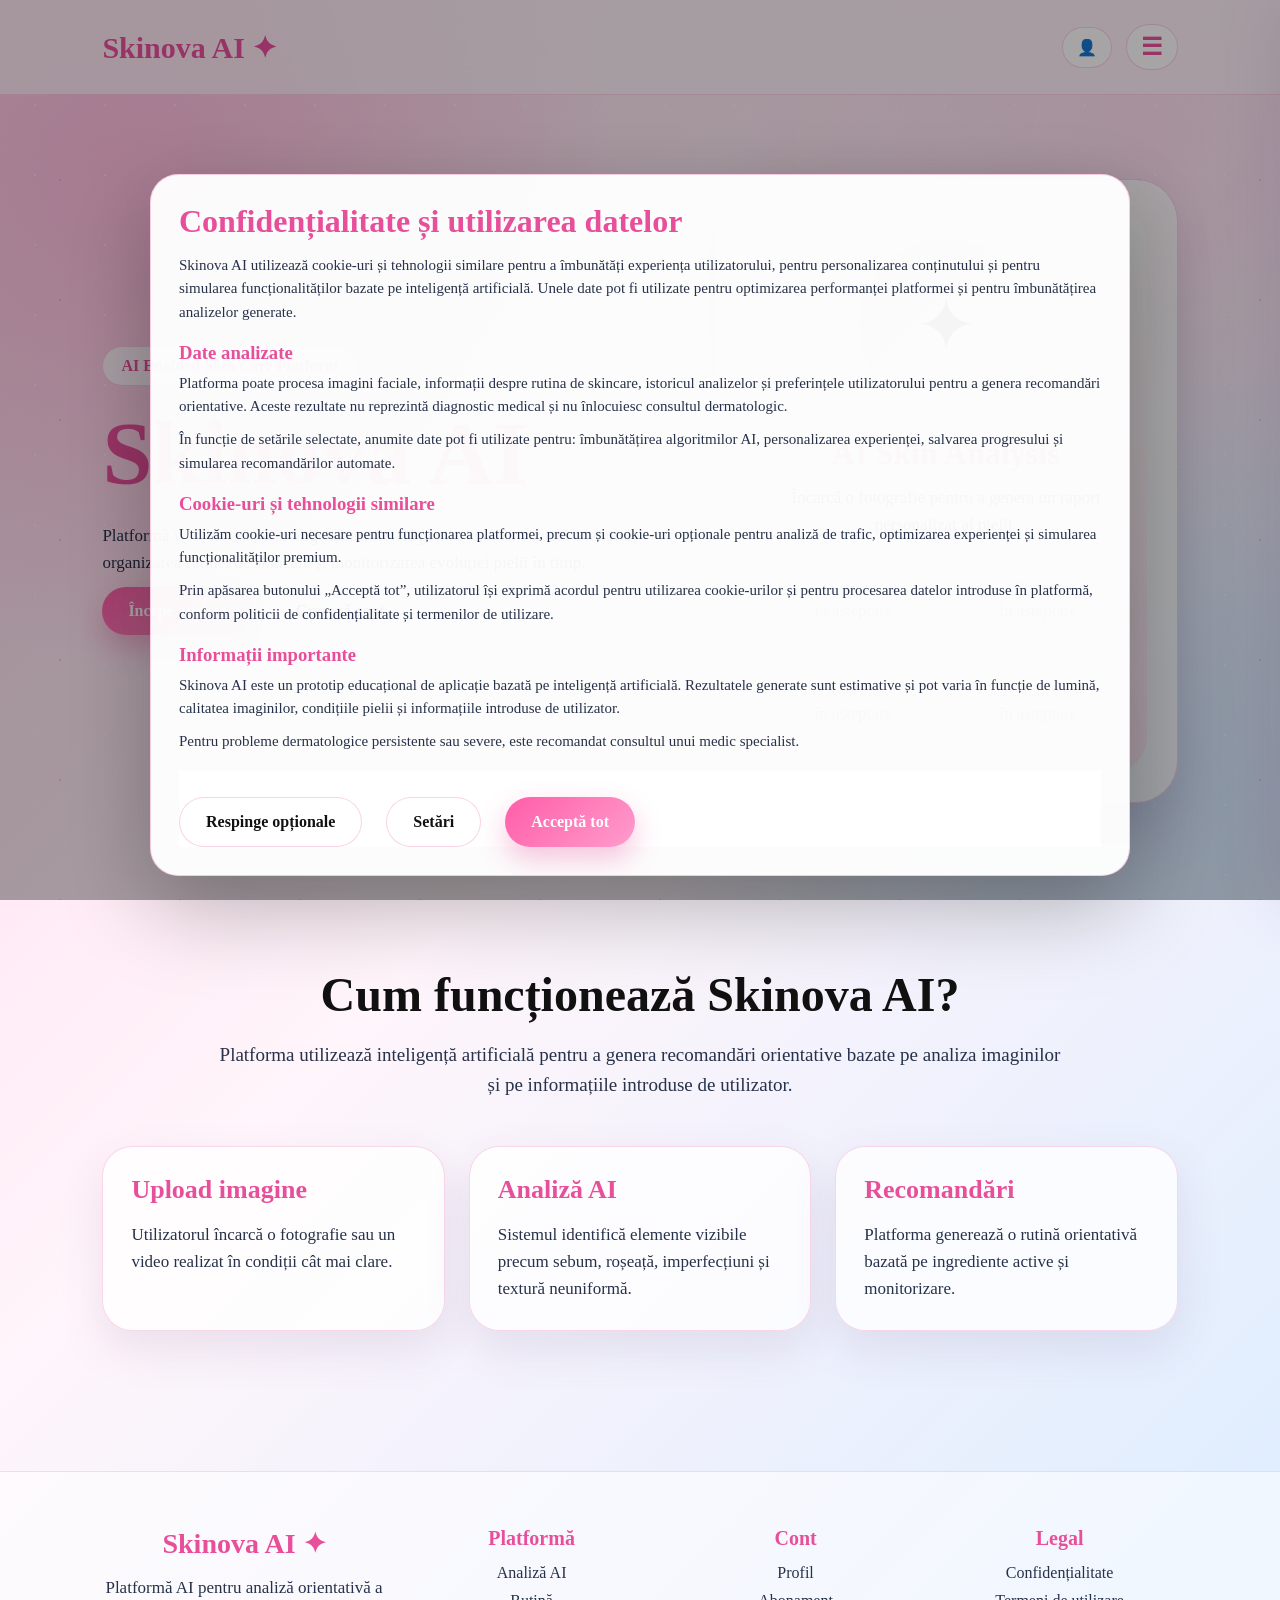
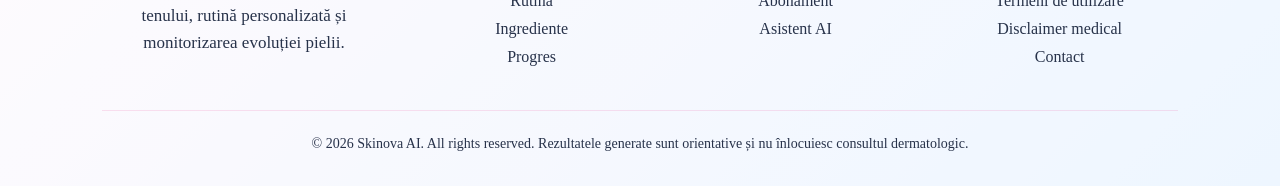
<file: index.html>
<!DOCTYPE html>
<html lang="ro">
<head>
  <meta charset="UTF-8" />
  <meta name="viewport" content="width=device-width, initial-scale=1.0" />
  <title>Skinova AI | Home</title>
  <link rel="stylesheet" href="style.css" />
</head>

<body>

  <header>
    <a class="logo" href="index.html">Skinova AI ✦</a>

    <div class="top-actions">

  <a class="profile-icon" href="profile.html">
    👤
  </a>

  <button class="menu-btn" onclick="openMenu()">
    ☰
  </button>

</div>
  </header>
<div class="side-menu" id="sideMenu">

  <button class="close-menu" onclick="closeMenu()">
    ✕
  </button>

  <h3>Skinova AI</h3>

  <a href="analysis.html">Analiză AI</a>
  <a href="routine.html">Rutina personalizată</a>
  <a href="ingredients.html">Ingredient Scanner</a>
  <a href="progress.html">My Skin Journey</a>
  <a href="assistant.html">Asistent AI</a>
  <a href="pricing.html">Abonament</a>
  <a href="profile.html">Profil utilizator</a>

</div>
  <main class="hero">

    <div>
      <span class="badge">AI Enabled Skin Care Platform</span>

      <h1>Skinova AI</h1>

      <p>
        Platformă web bazată pe inteligență artificială pentru analiza vizuală a tenului,
        organizarea rutinei de skincare și monitorizarea evoluției pielii în timp.
      </p>

      <a class="btn primary" href="analysis.html">
        Începe analiza
      </a>

      <a class="btn secondary" href="profile.html">
        Creează cont
      </a>
    </div>

    <div class="phone-card">

      <div class="phone-screen">

        <div class="face-circle">
          ✦
        </div>

        <h2 style="
          font-size:32px;
          color:#e84f9b;
          margin-bottom:12px;
        ">
          AI Skin Analysis
        </h2>

        <p style="
          max-width:320px;
          margin:auto;
        ">
          Încarcă o fotografie pentru a genera un raport personalizat al pielii.
        </p>

        <div class="grid"
          style="
            grid-template-columns:1fr 1fr;
            margin-top:24px;
          ">

          <div class="card"
            style="
              padding:16px;
              opacity:0.6;
            ">
            <strong style="color:#e84f9b;">
              Sebum
            </strong>

            <p>
              în așteptare
            </p>
          </div>

          <div class="card"
            style="
              padding:16px;
              opacity:0.6;
            ">
            <strong style="color:#e84f9b;">
              Textură
            </strong>

            <p>
              în așteptare
            </p>
          </div>

          <div class="card"
            style="
              padding:16px;
              opacity:0.6;
            ">
            <strong style="color:#e84f9b;">
              Roșeață
            </strong>

            <p>
              în așteptare
            </p>
          </div>

          <div class="card"
            style="
              padding:16px;
              opacity:0.6;
            ">
            <strong style="color:#e84f9b;">
              Acnee
            </strong>

            <p>
              în așteptare
            </p>
          </div>

        </div>

      </div>

    </div>

  </main>

  <section class="page">

    <h2>
      Cum funcționează Skinova AI?
    </h2>

    <p class="subtitle">
      Platforma utilizează inteligență artificială pentru a genera recomandări
      orientative bazate pe analiza imaginilor și pe informațiile introduse de utilizator.
    </p>

    <div class="grid">

      <div class="card">
        <h3>
          Upload imagine
        </h3>

        <p>
          Utilizatorul încarcă o fotografie sau un video realizat în condiții cât mai clare.
        </p>
      </div>

      <div class="card">
        <h3>
          Analiză AI
        </h3>

        <p>
          Sistemul identifică elemente vizibile precum sebum, roșeață,
          imperfecțiuni și textură neuniformă.
        </p>
      </div>

      <div class="card">
        <h3>
          Recomandări
        </h3>

        <p>
          Platforma generează o rutină orientativă bazată pe ingrediente active și monitorizare.
        </p>
      </div>

    </div>

  </section>
<div class="cookie-modal" id="cookieModal" style="display:none;">

  <div class="cookie-box">

    <h2>
      Confidențialitate și utilizarea datelor
    </h2>

    <p>
      Skinova AI utilizează cookie-uri și tehnologii similare pentru a îmbunătăți experiența utilizatorului,
      pentru personalizarea conținutului și pentru simularea funcționalităților bazate pe inteligență artificială.
      Unele date pot fi utilizate pentru optimizarea performanței platformei și pentru îmbunătățirea analizelor generate.
    </p>

    <h3>
      Date analizate
    </h3>

    <p>
      Platforma poate procesa imagini faciale, informații despre rutina de skincare,
      istoricul analizelor și preferințele utilizatorului pentru a genera recomandări orientative.
      Aceste rezultate nu reprezintă diagnostic medical și nu înlocuiesc consultul dermatologic.
    </p>

    <p>
      În funcție de setările selectate, anumite date pot fi utilizate pentru:
      îmbunătățirea algoritmilor AI, personalizarea experienței,
      salvarea progresului și simularea recomandărilor automate.
    </p>

    <h3>
      Cookie-uri și tehnologii similare
    </h3>

    <p>
      Utilizăm cookie-uri necesare pentru funcționarea platformei,
      precum și cookie-uri opționale pentru analiză de trafic,
      optimizarea experienței și simularea funcționalităților premium.
    </p>

    <p>
      Prin apăsarea butonului „Acceptă tot”, utilizatorul își exprimă acordul
      pentru utilizarea cookie-urilor și pentru procesarea datelor introduse în platformă,
      conform politicii de confidențialitate și termenilor de utilizare.
    </p>

    <h3>
      Informații importante
    </h3>

    <p>
      Skinova AI este un prototip educațional de aplicație bazată pe inteligență artificială.
      Rezultatele generate sunt estimative și pot varia în funcție de lumină,
      calitatea imaginilor, condițiile pielii și informațiile introduse de utilizator.
    </p>

    <p>
      Pentru probleme dermatologice persistente sau severe,
      este recomandat consultul unui medic specialist.
    </p>

    <div class="cookie-actions">

      <button class="btn secondary" onclick="rejectOptionalCookies()">
        Respinge opționale
      </button>

      <button class="btn secondary">
        Setări
      </button>

      <button class="btn primary" onclick="closeCookieModal()">
        Acceptă tot
      </button>

    </div>

  </div>

</div>
  <footer class="site-footer">

  <div class="footer-grid">

    <div class="footer-column">
      <div class="footer-brand">Skinova AI ✦</div>
      <p>
        Platformă AI pentru analiză orientativă a tenului, rutină personalizată
        și monitorizarea evoluției pielii.
      </p>
    </div>

    <div class="footer-column">
      <h4>Platformă</h4>
      <a href="analysis.html">Analiză AI</a>
      <a href="routine.html">Rutină</a>
      <a href="ingredients.html">Ingrediente</a>
      <a href="progress.html">Progres</a>
    </div>

    <div class="footer-column">
      <h4>Cont</h4>
      <a href="profile.html">Profil</a>
      <a href="pricing.html">Abonament</a>
      <a href="assistant.html">Asistent AI</a>
    </div>

    <div class="footer-column">
      <h4>Legal</h4>
      <a href="#">Confidențialitate</a>
      <a href="#">Termeni de utilizare</a>
      <a href="#">Disclaimer medical</a>
      <a href="#">Contact</a>
    </div>

  </div>

  <p class="footer-note">
  © 2026 Skinova AI. All rights reserved.  
  Rezultatele generate sunt orientative și nu înlocuiesc consultul dermatologic.
</p>

</footer>
<script src="script.js"></script>
</body>
</html>
</file>
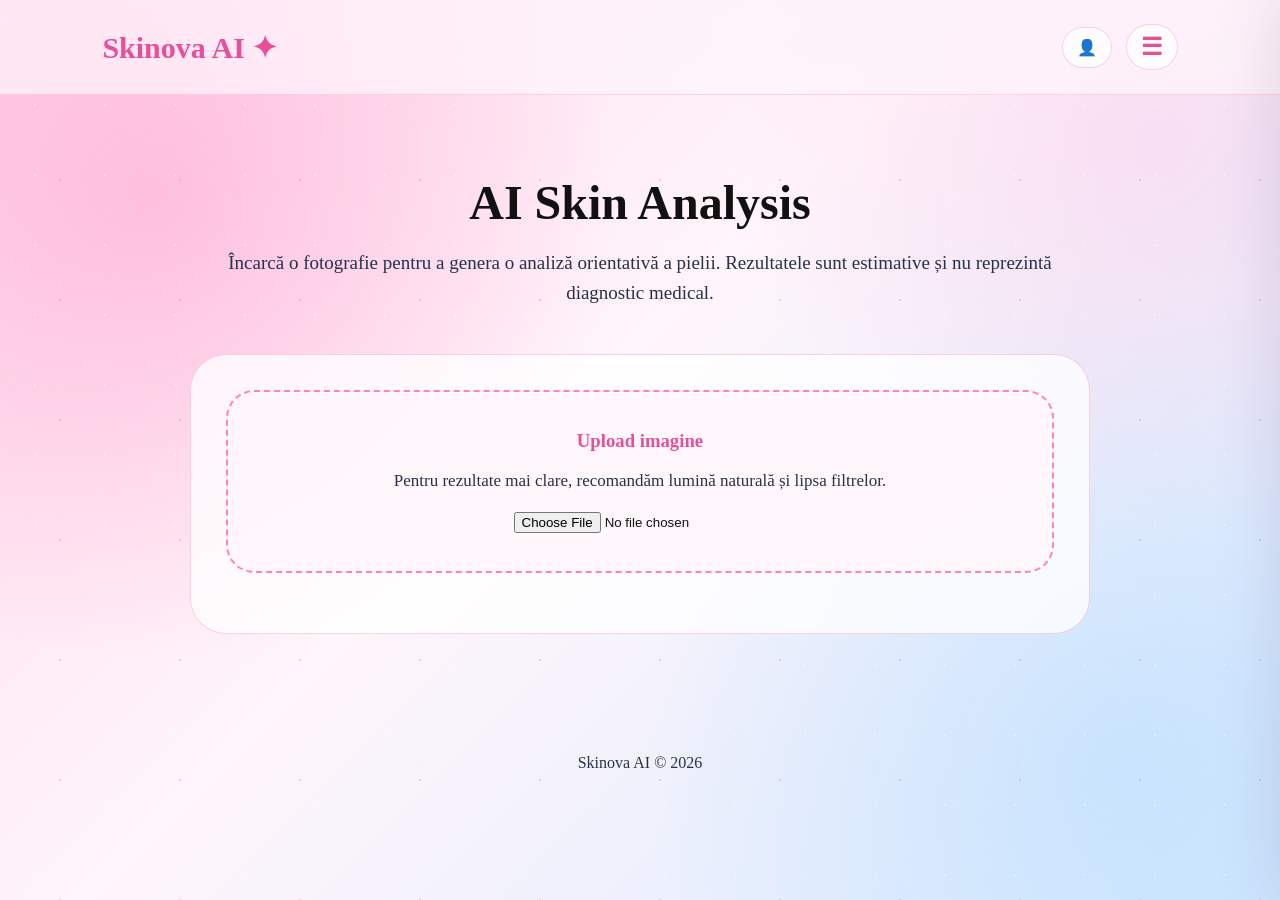
<file: analysis.html>
<!DOCTYPE html>
<html lang="ro">
<head>
  <meta charset="UTF-8" />
  <meta name="viewport" content="width=device-width, initial-scale=1.0" />
  <title>Skinova AI | Analiză</title>
  <link rel="stylesheet" href="style.css" />
</head>

<body>

  <header>
  <a class="logo" href="index.html">Skinova AI ✦</a>

  <div class="top-actions">
    <a class="profile-icon" href="profile.html">
      👤
    </a>

    <button class="menu-btn" onclick="openMenu()">
      ☰
    </button>
  </div>
</header>

<div class="side-menu" id="sideMenu">
  <button class="close-menu" onclick="closeMenu()">
    ✕
  </button>

  <h3>Skinova AI</h3>

  <a href="analysis.html">Analiză AI</a>
  <a href="routine.html">Rutina personalizată</a>
  <a href="ingredients.html">Ingredient Scanner</a>
  <a href="progress.html">My Skin Journey</a>
  <a href="assistant.html">Asistent AI</a>
  <a href="pricing.html">Abonament</a>
  <a href="profile.html">Profil utilizator</a>
</div>

  <main class="page">

    <h2>AI Skin Analysis</h2>

    <p class="subtitle">
      Încarcă o fotografie pentru a genera o analiză orientativă a pielii.
      Rezultatele sunt estimative și nu reprezintă diagnostic medical.
    </p>

    <div class="upload-box">

      <div class="upload-area">

        <h3 style="
          margin-bottom:15px;
          color:#e84f9b;
        ">
          Upload imagine
        </h3>

        <p style="
          margin-bottom:18px;
        ">
          Pentru rezultate mai clare, recomandăm lumină naturală și lipsa filtrelor.
        </p>

        <input
          type="file"
          accept="image/*"
          onchange="startAnalysis()"
        />

      </div>

      <div id="loading"
        style="
          display:none;
          margin-top:28px;
        ">

        <h3 style="color:#e84f9b;">
          Analiza AI este în desfășurare...
        </h3>

        <p style="margin-top:12px;">
          Detectăm sebum, textură, roșeață și imperfecțiuni vizibile.
        </p>

      </div>

      <div class="results" id="results">

        <div class="score-grid">

          <div class="score">
            <span>Sebum</span>
            <strong>ridicat</strong>
          </div>

          <div class="score">
            <span>Acnee</span>
            <strong>moderată</strong>
          </div>

          <div class="score">
            <span>Roșeață</span>
            <strong>ușoară</strong>
          </div>

          <div class="score">
            <span>Textură</span>
            <strong>neuniformă</strong>
          </div>

        </div>

        <div class="card">

          <h3>Explicație AI</h3>

          <p>
            AI-ul a detectat exces de sebum în zona T și mici imperfecțiuni active.
            De asemenea, textura pielii pare ușor neuniformă, iar roșeața poate indica sensibilitate temporară.
          </p>

        </div>

        <div class="two-grid" style="margin-top:24px;">

          <div class="card">

            <h3>Rutină disponibilă</h3>

            <p>
              Analiza a fost salvată. Acum poți accesa rutina personalizată generată de AI.
            </p>

            <a class="btn primary" href="routine.html">
              Vezi rutina
            </a>

          </div>

          <div class="card">

            <h3>Skin Journey activat</h3>

            <p>
              Prima analiză a fost salvată și poate fi utilizată pentru comparații viitoare.
            </p>

            <a class="btn primary" href="progress.html">
              Vezi progresul
            </a>

          </div>

        </div>

        <div class="warning">

          Rezultatele sunt estimative și pot varia în funcție de lumină,
          calitatea imaginii și condițiile pielii din momentul fotografiei.

        </div>

      </div>

    </div>

  </main>

  <footer>
    Skinova AI © 2026
  </footer>

  <script src="script.js"></script>

</body>
</html>
</file>
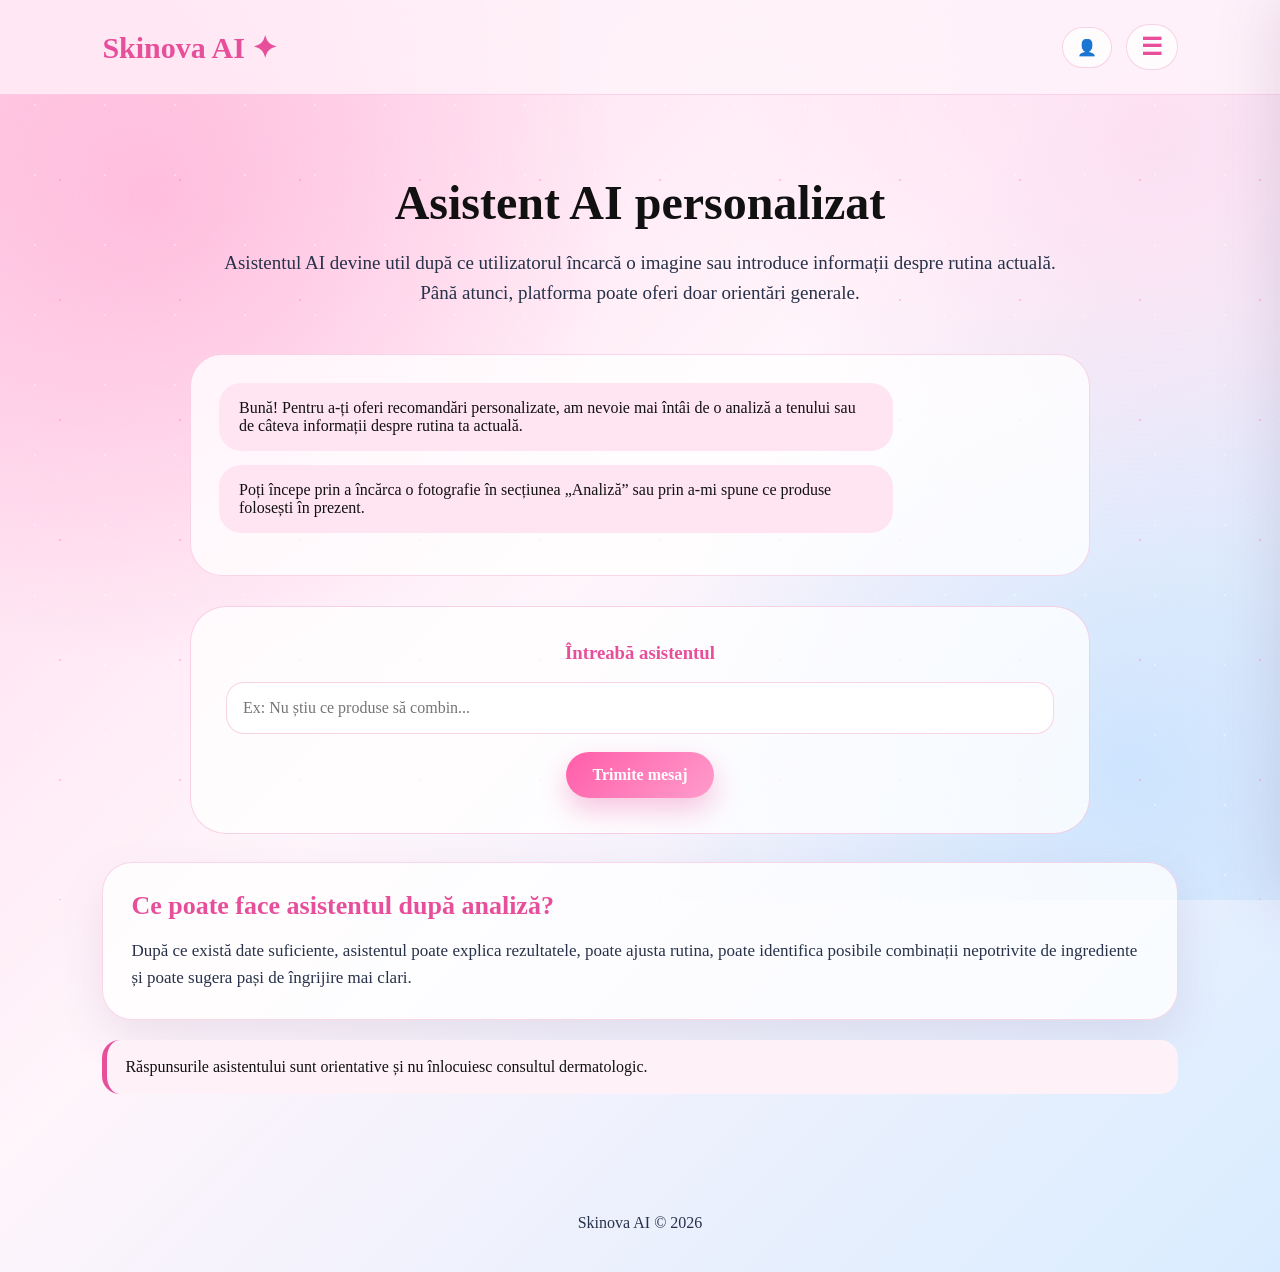
<file: assistant.html>
<!DOCTYPE html>
<html lang="ro">
<head>
  <meta charset="UTF-8" />
  <meta name="viewport" content="width=device-width, initial-scale=1.0" />
  <title>Skinova AI | Asistent AI</title>
  <link rel="stylesheet" href="style.css" />
</head>

<body>

  <header>
  <a class="logo" href="index.html">Skinova AI ✦</a>

  <div class="top-actions">
    <a class="profile-icon" href="profile.html">
      👤
    </a>

    <button class="menu-btn" onclick="openMenu()">
      ☰
    </button>
  </div>
</header>

<div class="side-menu" id="sideMenu">
  <button class="close-menu" onclick="closeMenu()">
    ✕
  </button>

  <h3>Skinova AI</h3>

  <a href="analysis.html">Analiză AI</a>
  <a href="routine.html">Rutina personalizată</a>
  <a href="ingredients.html">Ingredient Scanner</a>
  <a href="progress.html">My Skin Journey</a>
  <a href="assistant.html">Asistent AI</a>
  <a href="pricing.html">Abonament</a>
  <a href="profile.html">Profil utilizator</a>
</div>

  <main class="page">

    <h2>Asistent AI personalizat</h2>

    <p class="subtitle">
      Asistentul AI devine util după ce utilizatorul încarcă o imagine sau introduce informații despre rutina actuală.
      Până atunci, platforma poate oferi doar orientări generale.
    </p>

    <div class="chat" id="chatBox">

      <div class="bubble ai">
        Bună! Pentru a-ți oferi recomandări personalizate, am nevoie mai întâi de o analiză a tenului sau de câteva informații despre rutina ta actuală.
      </div>

      <div class="bubble ai">
        Poți începe prin a încărca o fotografie în secțiunea „Analiză” sau prin a-mi spune ce produse folosești în prezent.
      </div>

    </div>

    <div class="upload-box" style="margin-top:30px;">

      <h3 style="margin-bottom:18px; color:#e84f9b;">
        Întreabă asistentul
      </h3>

      <input
        type="text"
        id="chatInput"
        placeholder="Ex: Nu știu ce produse să combin..."
        style="
          width:100%;
          padding:16px;
          border-radius:18px;
          border:1px solid rgba(232,79,155,0.25);
          margin-bottom:18px;
          font-size:16px;
          font-family:inherit;
        "
      />

      <button class="primary" onclick="sendMessage()">
        Trimite mesaj
      </button>

    </div>

    <div class="card" style="margin-top:28px;">

      <h3>Ce poate face asistentul după analiză?</h3>

      <p>
        După ce există date suficiente, asistentul poate explica rezultatele,
        poate ajusta rutina, poate identifica posibile combinații nepotrivite de ingrediente
        și poate sugera pași de îngrijire mai clari.
      </p>

    </div>

    <div class="warning">
      Răspunsurile asistentului sunt orientative și nu înlocuiesc consultul dermatologic.
    </div>

  </main>

  <footer>
    Skinova AI © 2026
  </footer>

  <script src="script.js"></script>
</body>
</html>
</file>
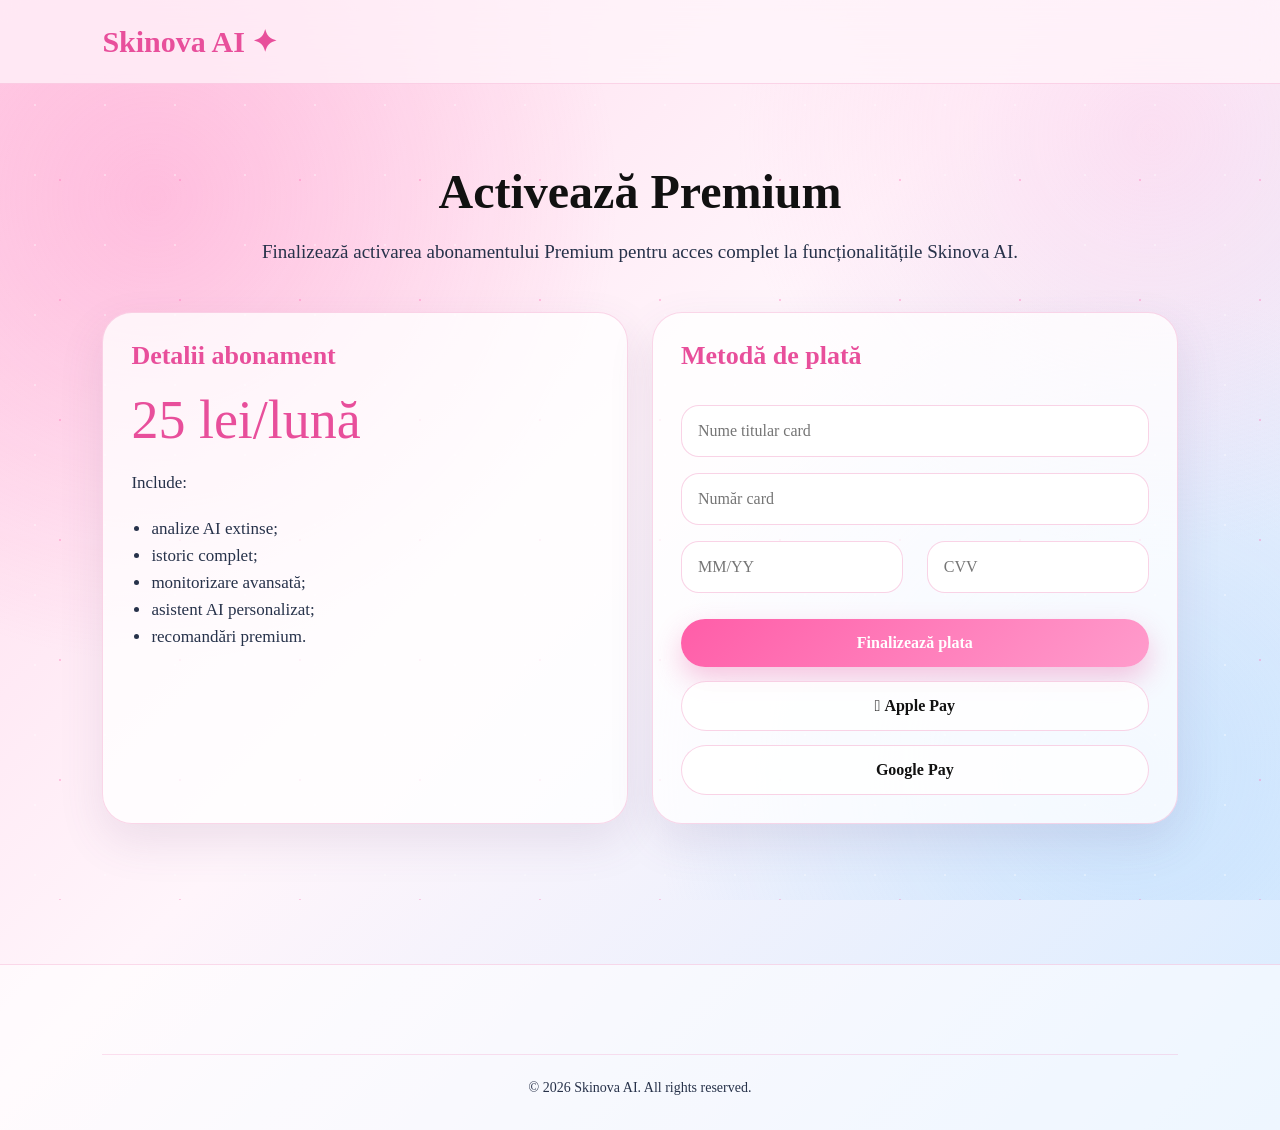
<file: checkout.html>
<!DOCTYPE html>
<html lang="ro">
<head>
  <meta charset="UTF-8" />
  <meta name="viewport" content="width=device-width, initial-scale=1.0" />
  <title>Checkout Premium | Skinova AI</title>
  <link rel="stylesheet" href="style.css" />
</head>

<body>

<header>
  <a class="logo" href="index.html">Skinova AI ✦</a>
</header>

<main class="page">

  <h2>
    Activează Premium
  </h2>

  <p class="subtitle">
    Finalizează activarea abonamentului Premium pentru acces complet
    la funcționalitățile Skinova AI.
  </p>

  <div class="two-grid">

    <div class="card">

      <h3>
        Detalii abonament
      </h3>

      <div class="price">
        25 lei/lună
      </div>

      <p>
        Include:
      </p>

      <ul style="margin-top:18px; padding-left:20px;">
        <li>analize AI extinse;</li>
        <li>istoric complet;</li>
        <li>monitorizare avansată;</li>
        <li>asistent AI personalizat;</li>
        <li>recomandări premium.</li>
      </ul>

    </div>

    <div class="card">

      <h3>
        Metodă de plată
      </h3>

      <input
        type="text"
        placeholder="Nume titular card"
        style="
          width:100%;
          padding:16px;
          border-radius:18px;
          border:1px solid rgba(232,79,155,0.25);
          margin-top:18px;
          margin-bottom:16px;
          font-size:16px;
          font-family:inherit;
        "
      />

      <input
        type="text"
        placeholder="Număr card"
        style="
          width:100%;
          padding:16px;
          border-radius:18px;
          border:1px solid rgba(232,79,155,0.25);
          margin-bottom:16px;
          font-size:16px;
          font-family:inherit;
        "
      />

      <div class="two-grid">

        <input
          type="text"
          placeholder="MM/YY"
          style="
            width:100%;
            padding:16px;
            border-radius:18px;
            border:1px solid rgba(232,79,155,0.25);
            margin-bottom:16px;
            font-size:16px;
            font-family:inherit;
          "
        />

        <input
          type="text"
          placeholder="CVV"
          style="
            width:100%;
            padding:16px;
            border-radius:18px;
            border:1px solid rgba(232,79,155,0.25);
            margin-bottom:16px;
            font-size:16px;
            font-family:inherit;
          "
        />

      </div>

      <button class="btn primary" style="width:100%;">
        Finalizează plata
      </button>

      <button class="btn secondary" style="width:100%; margin-top:14px;" onclick="openApplePay()">
   Apple Pay
</button>

      <button class="btn secondary" style="width:100%; margin-top:14px;">
        Google Pay
      </button>

      

    </div>

  </div>

</main>

<footer class="site-footer">

  <p class="footer-note">
    © 2026 Skinova AI. All rights reserved.
  </p>

</footer>

</body>
</html>
</file>
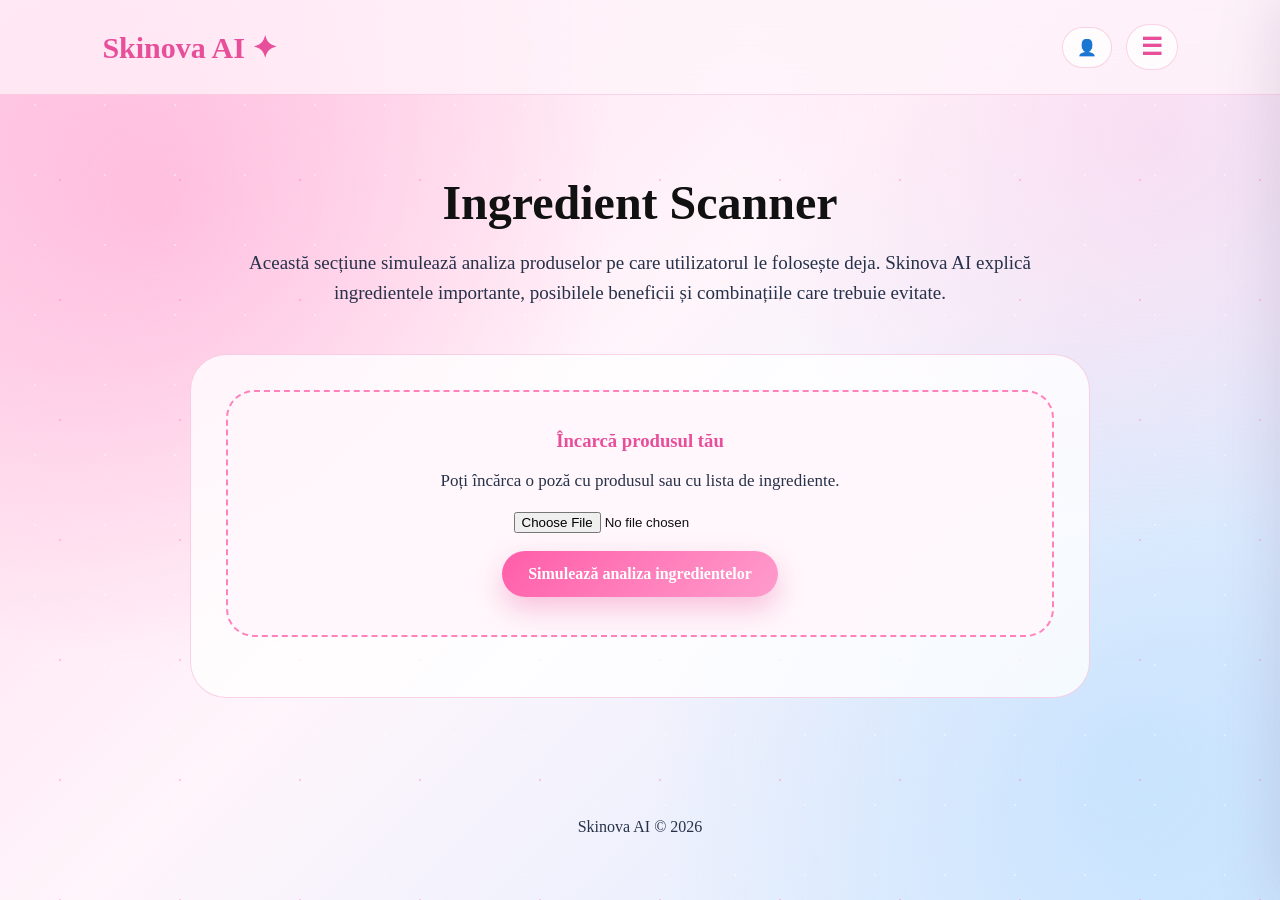
<file: ingredients.html>
<!DOCTYPE html>
<html lang="ro">
<head>
  <meta charset="UTF-8" />
  <meta name="viewport" content="width=device-width, initial-scale=1.0" />
  <title>Skinova AI | Ingrediente</title>
  <link rel="stylesheet" href="style.css" />
</head>

<body>
  <header>
  <a class="logo" href="index.html">Skinova AI ✦</a>

  <div class="top-actions">
    <a class="profile-icon" href="profile.html">
      👤
    </a>

    <button class="menu-btn" onclick="openMenu()">
      ☰
    </button>
  </div>
</header>

<div class="side-menu" id="sideMenu">
  <button class="close-menu" onclick="closeMenu()">
    ✕
  </button>

  <h3>Skinova AI</h3>

  <a href="analysis.html">Analiză AI</a>
  <a href="routine.html">Rutina personalizată</a>
  <a href="ingredients.html">Ingredient Scanner</a>
  <a href="progress.html">My Skin Journey</a>
  <a href="assistant.html">Asistent AI</a>
  <a href="pricing.html">Abonament</a>
  <a href="profile.html">Profil utilizator</a>
</div>

  <main class="page">
    <h2>Ingredient Scanner</h2>

    <p class="subtitle">
      Această secțiune simulează analiza produselor pe care utilizatorul le folosește deja.
      Skinova AI explică ingredientele importante, posibilele beneficii și combinațiile care trebuie evitate.
    </p>

    <div class="upload-box">
      <div class="upload-area">
        <h3 style="margin-bottom:15px; color:#e84f9b;">Încarcă produsul tău</h3>
        <p style="margin-bottom:18px;">
          Poți încărca o poză cu produsul sau cu lista de ingrediente.
        </p>

        <input type="file" accept="image/*" />
        <br><br>
        <button class="primary" onclick="scanIngredients()">Simulează analiza ingredientelor</button>
      </div>

      <div id="ingredientResult" class="results">
        <div class="grid">
          <div class="card">
            <h3>Ingredient util</h3>
            <p>
              <strong>Acid salicilic:</strong> poate ajuta la reducerea sebumului și la curățarea porilor încărcați,
              fiind potrivit în rutine pentru ten mixt sau gras.
            </p>
          </div>

          <div class="card">
            <h3>Ingredient calmant</h3>
            <p>
              <strong>Niacinamide:</strong> susțin bariera pielii, pot reduce roșeața și ajută la echilibrarea aspectului tenului.
            </p>
          </div>

          <div class="card">
            <h3>Avertizare</h3>
            <p>
              Utilizarea simultană cu alți acizi puternici sau retinoizi poate crește riscul de iritație,
              mai ales pentru un ten sensibil.
            </p>
          </div>
        </div>

        <div class="warning">
          Analiza ingredientelor este orientativă și nu înlocuiește recomandarea unui specialist.
          Platforma explică rolul ingredientelor, dar nu oferă diagnostic medical.
        </div>
      </div>
    </div>
  </main>

  <footer>
    Skinova AI © 2026
  </footer>

  <script src="script.js"></script>
</body>
</html>
</file>
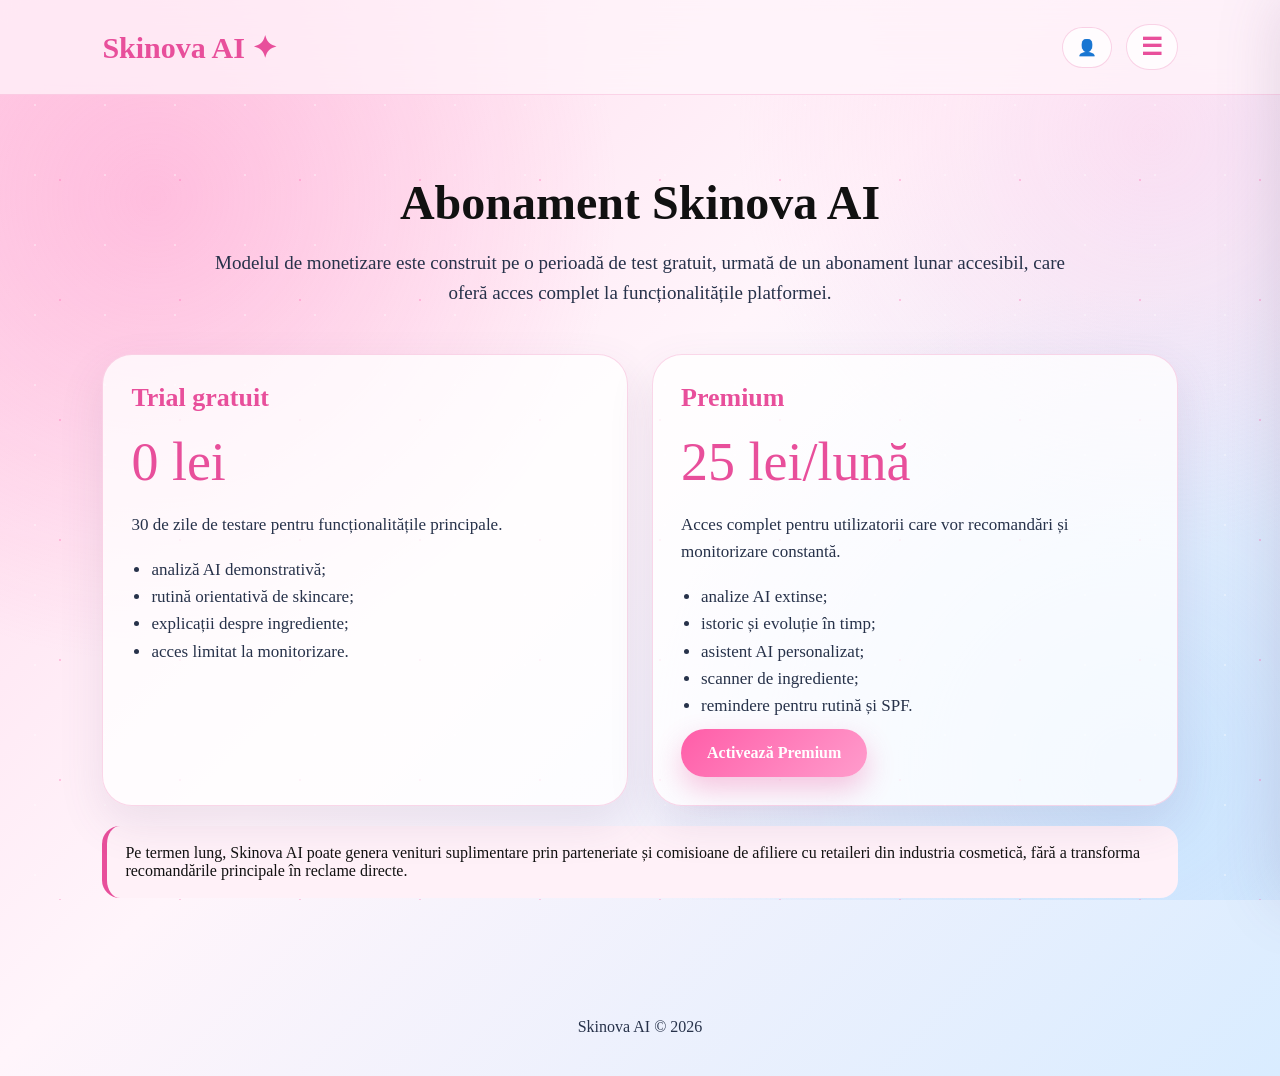
<file: pricing.html>
<!DOCTYPE html>
<html lang="ro">
<head>
  <meta charset="UTF-8" />
  <meta name="viewport" content="width=device-width, initial-scale=1.0" />
  <title>Skinova AI | Abonament</title>
  <link rel="stylesheet" href="style.css" />
</head>

<body>
  <header>
  <a class="logo" href="index.html">Skinova AI ✦</a>

  <div class="top-actions">
    <a class="profile-icon" href="profile.html">
      👤
    </a>

    <button class="menu-btn" onclick="openMenu()">
      ☰
    </button>
  </div>
</header>

<div class="side-menu" id="sideMenu">
  <button class="close-menu" onclick="closeMenu()">
    ✕
  </button>

  <h3>Skinova AI</h3>

  <a href="analysis.html">Analiză AI</a>
  <a href="routine.html">Rutina personalizată</a>
  <a href="ingredients.html">Ingredient Scanner</a>
  <a href="progress.html">My Skin Journey</a>
  <a href="assistant.html">Asistent AI</a>
  <a href="pricing.html">Abonament</a>
  <a href="profile.html">Profil utilizator</a>
</div>

  <main class="page">
    <h2>Abonament Skinova AI</h2>

    <p class="subtitle">
      Modelul de monetizare este construit pe o perioadă de test gratuit,
      urmată de un abonament lunar accesibil, care oferă acces complet la funcționalitățile platformei.
    </p>

    <div class="two-grid">
      <div class="card">
        <h3>Trial gratuit</h3>
        <div class="price">0 lei</div>
        <p>30 de zile de testare pentru funcționalitățile principale.</p>
        <ul style="margin-top:18px; padding-left:20px;">
          <li>analiză AI demonstrativă;</li>
          <li>rutină orientativă de skincare;</li>
          <li>explicații despre ingrediente;</li>
          <li>acces limitat la monitorizare.</li>
        </ul>
      </div>

      <div class="card">
        <h3>Premium</h3>
        <div class="price">25 lei/lună</div>
        <p>Acces complet pentru utilizatorii care vor recomandări și monitorizare constantă.</p>
        <ul style="margin-top:18px; padding-left:20px;">
  <li>analize AI extinse;</li>
  <li>istoric și evoluție în timp;</li>
  <li>asistent AI personalizat;</li>
  <li>scanner de ingrediente;</li>
  <li>remindere pentru rutină și SPF.</li>
</ul>

<a class="btn primary" href="checkout.html">
  Activează Premium
</a>
      </div>
    </div>


    <div class="warning">
      Pe termen lung, Skinova AI poate genera venituri suplimentare prin parteneriate și comisioane
      de afiliere cu retaileri din industria cosmetică, fără a transforma recomandările principale în reclame directe.
    </div>
  </main>

  <footer>
    Skinova AI © 2026
  </footer>
  <script src="script.js"></script>
</body>
</html>
</file>
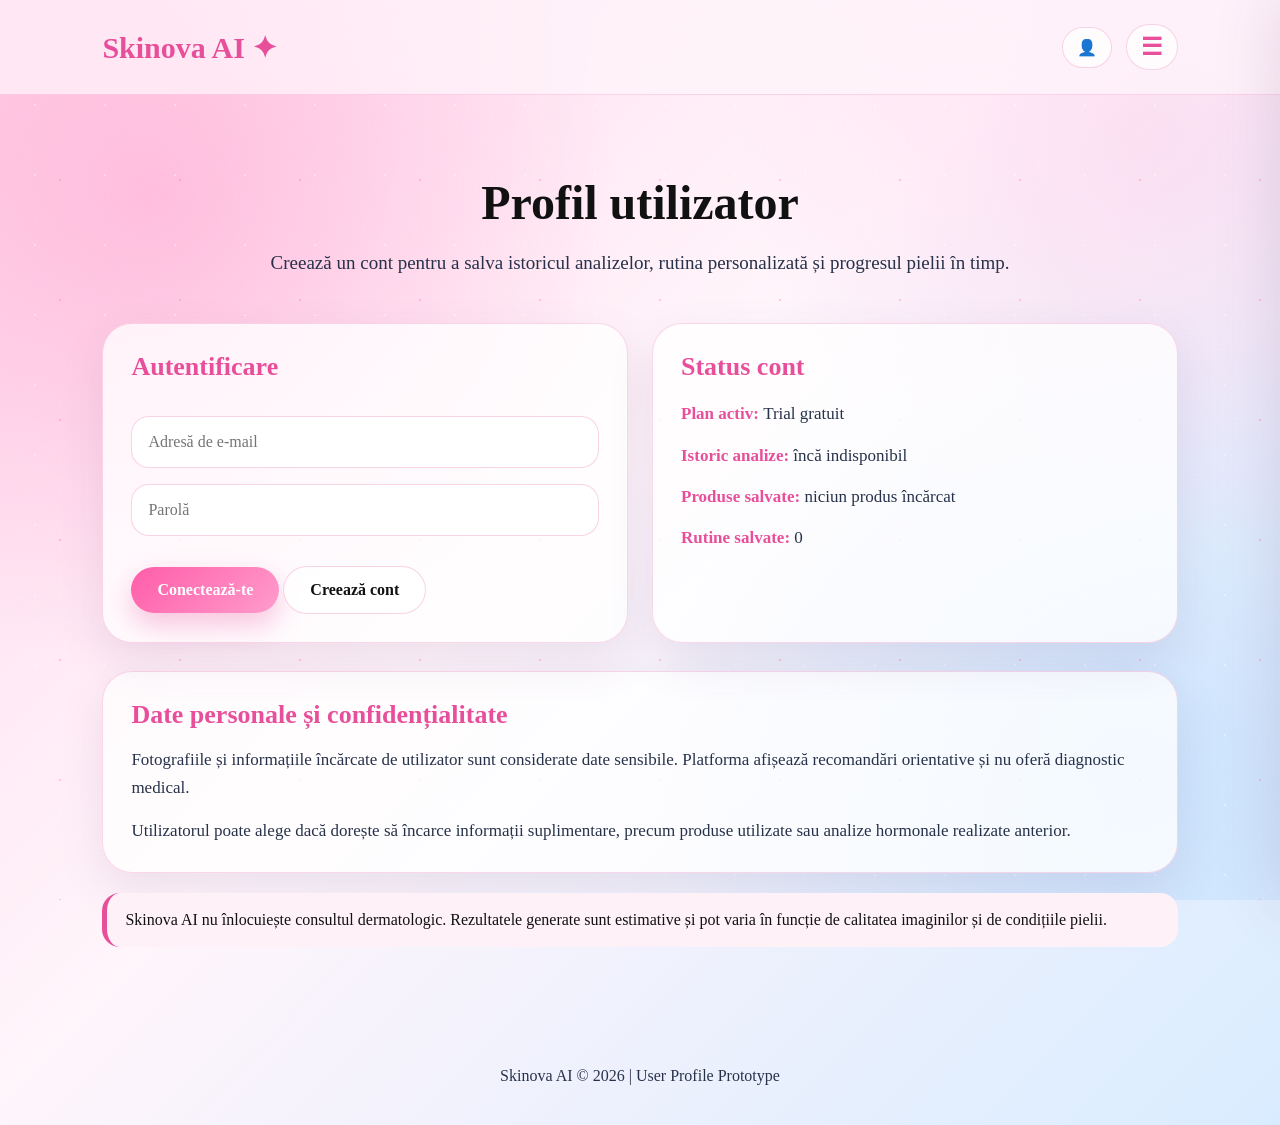
<file: profile.html>
<!DOCTYPE html>
<html lang="ro">
<head>
  <meta charset="UTF-8" />
  <meta name="viewport" content="width=device-width, initial-scale=1.0" />
  <title>Skinova AI | Profil</title>
  <link rel="stylesheet" href="style.css" />
</head>

<body>

  <header>
  <a class="logo" href="index.html">Skinova AI ✦</a>

  <div class="top-actions">
    <a class="profile-icon" href="profile.html">
      👤
    </a>

    <button class="menu-btn" onclick="openMenu()">
      ☰
    </button>
  </div>
</header>

<div class="side-menu" id="sideMenu">
  <button class="close-menu" onclick="closeMenu()">
    ✕
  </button>

  <h3>Skinova AI</h3>

  <a href="analysis.html">Analiză AI</a>
  <a href="routine.html">Rutina personalizată</a>
  <a href="ingredients.html">Ingredient Scanner</a>
  <a href="progress.html">My Skin Journey</a>
  <a href="assistant.html">Asistent AI</a>
  <a href="pricing.html">Abonament</a>
  <a href="profile.html">Profil utilizator</a>
</div>

  <main class="page">

    <h2>Profil utilizator</h2>

    <p class="subtitle">
      Creează un cont pentru a salva istoricul analizelor,
      rutina personalizată și progresul pielii în timp.
    </p>

    <div class="two-grid">

      <div class="card" id="authBox">

  <h3>Autentificare</h3>

  <input
    id="profileEmail"
    type="email"
    placeholder="Adresă de e-mail"
    style="
      width:100%;
      padding:16px;
      border-radius:18px;
      border:1px solid rgba(232,79,155,0.25);
      margin-top:18px;
      margin-bottom:16px;
      font-size:16px;
      font-family:inherit;
    "
  />

  <input
    id="profilePassword"
    type="password"
    placeholder="Parolă"
    style="
      width:100%;
      padding:16px;
      border-radius:18px;
      border:1px solid rgba(232,79,155,0.25);
      margin-bottom:18px;
      font-size:16px;
      font-family:inherit;
    "
  />

  <button class="primary" onclick="fakeLogin('login')">
    Conectează-te
  </button>

  <button class="secondary" style="margin-top:12px;" onclick="fakeLogin('create')">
    Creează cont
  </button>

  <div id="loginStatus" class="warning" style="display:none;"></div>

</div>

<div class="card" id="accountBox" style="display:none;">

  <h3>Cont activ</h3>

  <div style="
    background: linear-gradient(135deg, #ff5da8, #ffb6d8);
    color: white;
    padding: 16px;
    border-radius: 20px;
    margin-top: 16px;
    margin-bottom: 18px;
  ">
    <strong>Trial gratuit activ</strong>
    <p style="color:white; margin-top:8px;">
      30 zile rămase • Plan curent: Free Trial
    </p>
  </div>

  <p style="margin-top:14px;">
    <strong style="color:#e84f9b;">Autentificat ca:</strong>
    <span id="savedEmail"></span>
  </p>

  <p style="margin-top:14px;">
    <strong style="color:#e84f9b;">Analize salvate:</strong>
    0
  </p>

  <p style="margin-top:14px;">
    <strong style="color:#e84f9b;">Produse salvate:</strong>
    0
  </p>

  <div class="warning">
    Funcții Premium blocate: istoric complet, recomandări avansate, reminder SPF și export raport AI.
  </div>

  <a class="btn primary" href="pricing.html">
    Upgrade la Premium
  </a>

  <button class="secondary" style="margin-top:18px;" onclick="logoutUser()">
    Deconectează-te
  </button>

</div>

      <div class="card">

        <h3>Status cont</h3>

        <p style="margin-top:18px;">
          <strong style="color:#e84f9b;">
            Plan activ:
          </strong>
          Trial gratuit
        </p>

        <p style="margin-top:14px;">
          <strong style="color:#e84f9b;">
            Istoric analize:
          </strong>
          încă indisponibil
        </p>

        <p style="margin-top:14px;">
          <strong style="color:#e84f9b;">
            Produse salvate:
          </strong>
          niciun produs încărcat
        </p>

        <p style="margin-top:14px;">
          <strong style="color:#e84f9b;">
            Rutine salvate:
          </strong>
          0
        </p>

      </div>

    </div>

    <div class="card" style="margin-top:28px;">

      <h3>Date personale și confidențialitate</h3>

      <p>
        Fotografiile și informațiile încărcate de utilizator sunt considerate date sensibile.
        Platforma afișează recomandări orientative și nu oferă diagnostic medical.
      </p>

      <p style="margin-top:16px;">
        Utilizatorul poate alege dacă dorește să încarce informații suplimentare,
        precum produse utilizate sau analize hormonale realizate anterior.
      </p>

    </div>

    <div class="warning">

      Skinova AI nu înlocuiește consultul dermatologic.
      Rezultatele generate sunt estimative și pot varia în funcție de calitatea imaginilor și de condițiile pielii.

    </div>

  </main>

  <footer>
    Skinova AI © 2026 | User Profile Prototype
  </footer>
  <script src="script.js"></script>

</body>
</html>
</file>
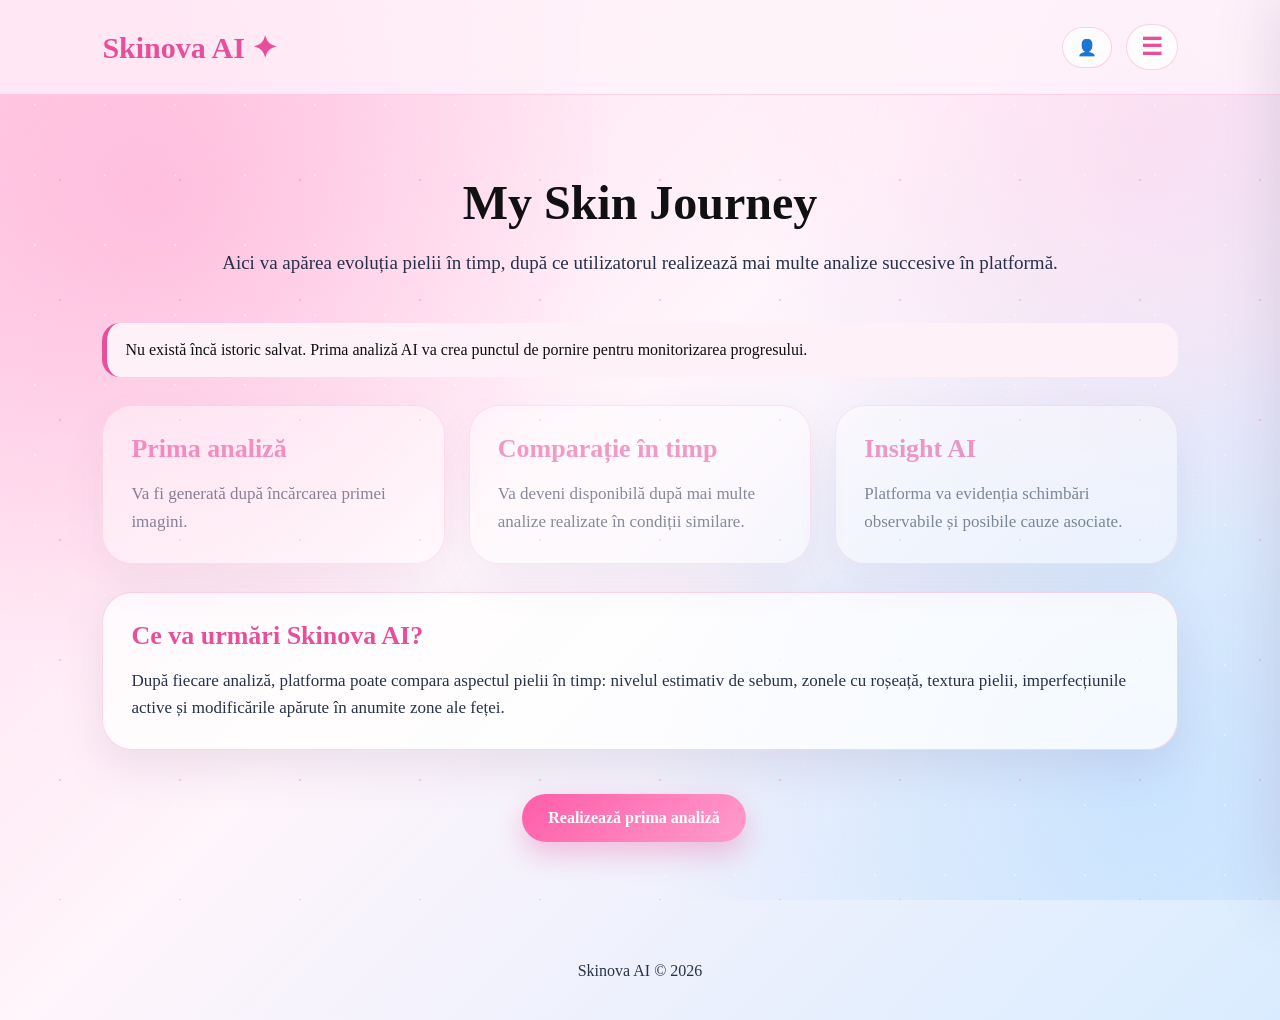
<file: progress.html>
<!DOCTYPE html>
<html lang="ro">
<head>
  <meta charset="UTF-8" />
  <meta name="viewport" content="width=device-width, initial-scale=1.0" />
  <title>Skinova AI | Progres</title>
  <link rel="stylesheet" href="style.css" />
</head>

<body>

  <header>
  <a class="logo" href="index.html">Skinova AI ✦</a>

  <div class="top-actions">
    <a class="profile-icon" href="profile.html">
      👤
    </a>

    <button class="menu-btn" onclick="openMenu()">
      ☰
    </button>
  </div>
</header>

<div class="side-menu" id="sideMenu">
  <button class="close-menu" onclick="closeMenu()">
    ✕
  </button>

  <h3>Skinova AI</h3>

  <a href="analysis.html">Analiză AI</a>
  <a href="routine.html">Rutina personalizată</a>
  <a href="ingredients.html">Ingredient Scanner</a>
  <a href="progress.html">My Skin Journey</a>
  <a href="assistant.html">Asistent AI</a>
  <a href="pricing.html">Abonament</a>
  <a href="profile.html">Profil utilizator</a>
</div>

  <main class="page">

    <h2>My Skin Journey</h2>

    <p class="subtitle">
      Aici va apărea evoluția pielii în timp, după ce utilizatorul realizează
      mai multe analize succesive în platformă.
    </p>

    <div class="warning">
      Nu există încă istoric salvat. Prima analiză AI va crea punctul de pornire
      pentru monitorizarea progresului.
    </div>

    <div class="grid" style="margin-top:28px;">

      <div class="card" style="opacity:0.55;">
        <h3>Prima analiză</h3>
        <p>
          Va fi generată după încărcarea primei imagini.
        </p>
      </div>

      <div class="card" style="opacity:0.55;">
        <h3>Comparație în timp</h3>
        <p>
          Va deveni disponibilă după mai multe analize realizate în condiții similare.
        </p>
      </div>

      <div class="card" style="opacity:0.55;">
        <h3>Insight AI</h3>
        <p>
          Platforma va evidenția schimbări observabile și posibile cauze asociate.
        </p>
      </div>

    </div>

    <div class="card" style="margin-top:28px;">

      <h3>Ce va urmări Skinova AI?</h3>

      <p>
        După fiecare analiză, platforma poate compara aspectul pielii în timp:
        nivelul estimativ de sebum, zonele cu roșeață, textura pielii,
        imperfecțiunile active și modificările apărute în anumite zone ale feței.
      </p>

    </div>

    <div style="text-align:center; margin-top:34px;">
      <a class="btn primary" href="analysis.html">
        Realizează prima analiză
      </a>
    </div>

  </main>

  <footer>
    Skinova AI © 2026
  </footer>
<script src="script.js"></script>
</body>
</html>
</file>
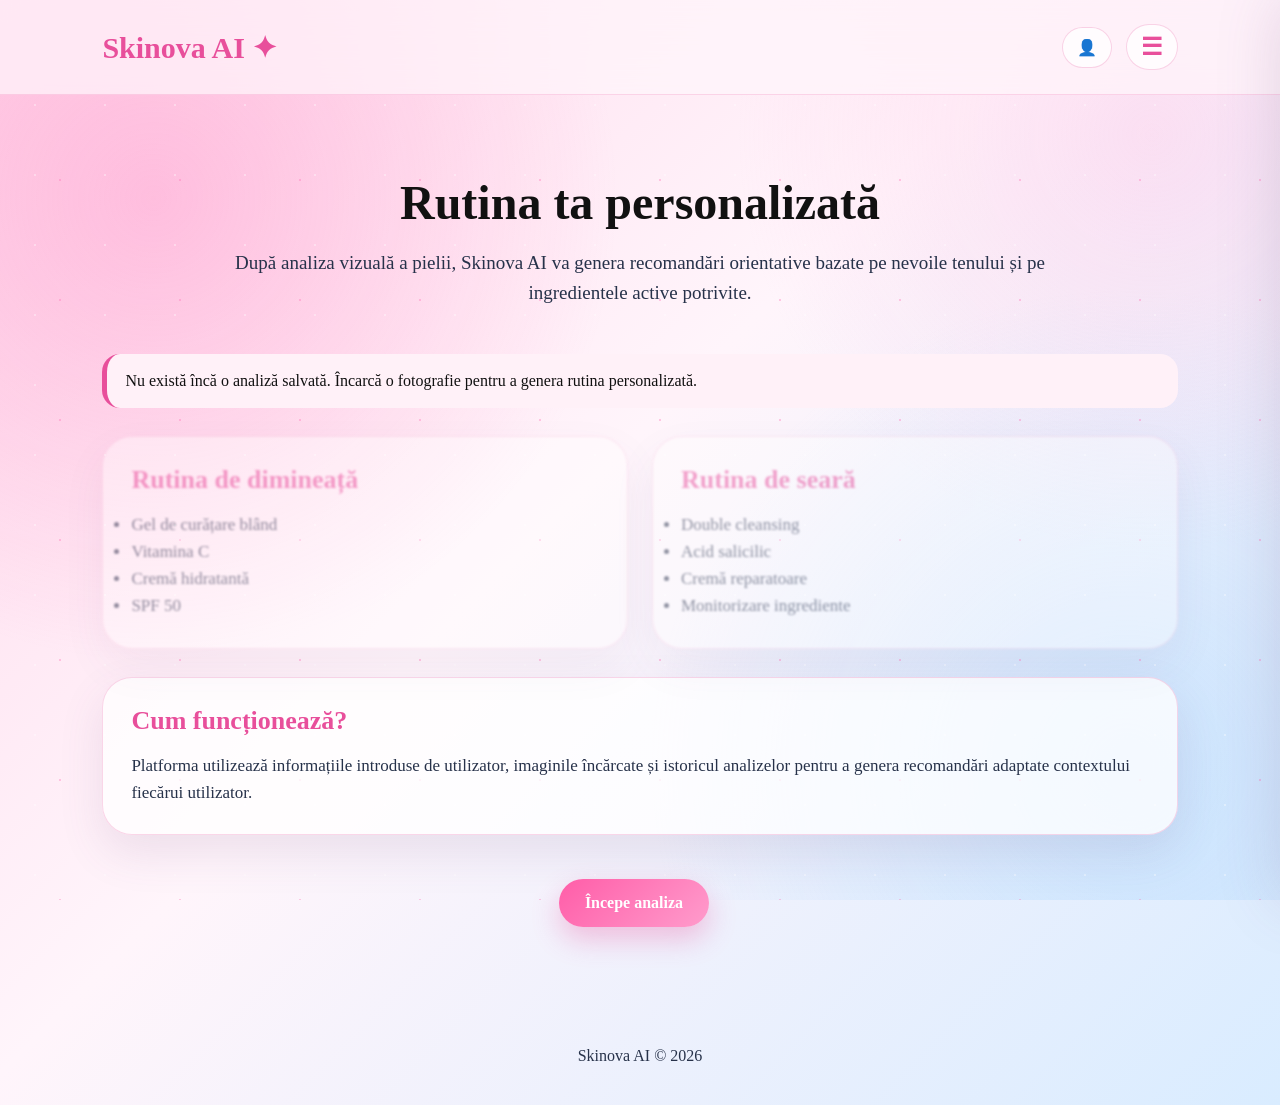
<file: routine.html>
<!DOCTYPE html>
<html lang="ro">
<head>
  <meta charset="UTF-8" />
  <meta name="viewport" content="width=device-width, initial-scale=1.0" />
  <title>Skinova AI | Rutină</title>
  <link rel="stylesheet" href="style.css" />
</head>

<body>

  <header>
  <a class="logo" href="index.html">Skinova AI ✦</a>

  <div class="top-actions">
    <a class="profile-icon" href="profile.html">
      👤
    </a>

    <button class="menu-btn" onclick="openMenu()">
      ☰
    </button>
  </div>
</header>

<div class="side-menu" id="sideMenu">
  <button class="close-menu" onclick="closeMenu()">
    ✕
  </button>

  <h3>Skinova AI</h3>

  <a href="analysis.html">Analiză AI</a>
  <a href="routine.html">Rutina personalizată</a>
  <a href="ingredients.html">Ingredient Scanner</a>
  <a href="progress.html">My Skin Journey</a>
  <a href="assistant.html">Asistent AI</a>
  <a href="pricing.html">Abonament</a>
  <a href="profile.html">Profil utilizator</a>
</div>

  <main class="page">

    <h2>Rutina ta personalizată</h2>

    <p class="subtitle">
      După analiza vizuală a pielii, Skinova AI va genera recomandări
      orientative bazate pe nevoile tenului și pe ingredientele active potrivite.
    </p>

    <div class="warning">
      Nu există încă o analiză salvată.
      Încarcă o fotografie pentru a genera rutina personalizată.
    </div>

    <div class="two-grid" style="margin-top:28px;">

      <div class="card"
        style="
          opacity:0.5;
          filter:blur(1px);
        ">

        <h3>Rutina de dimineață</h3>

        <ul>
          <li>Gel de curățare blând</li>
          <li>Vitamina C</li>
          <li>Cremă hidratantă</li>
          <li>SPF 50</li>
        </ul>

      </div>

      <div class="card"
        style="
          opacity:0.5;
          filter:blur(1px);
        ">

        <h3>Rutina de seară</h3>

        <ul>
          <li>Double cleansing</li>
          <li>Acid salicilic</li>
          <li>Cremă reparatoare</li>
          <li>Monitorizare ingrediente</li>
        </ul>

      </div>

    </div>

    <div class="card" style="margin-top:28px;">

      <h3>Cum funcționează?</h3>

      <p>
        Platforma utilizează informațiile introduse de utilizator,
        imaginile încărcate și istoricul analizelor pentru a genera
        recomandări adaptate contextului fiecărui utilizator.
      </p>

    </div>

    <div style="text-align:center; margin-top:34px;">

      <a class="btn primary" href="analysis.html">
        Începe analiza
      </a>

    </div>

  </main>

  <footer>
    Skinova AI © 2026
  </footer>
<script src="script.js"></script>
</body>
</html>
</file>
<file: style.css>
* {
  margin: 0;
  padding: 0;
  box-sizing: border-box;
}

body {
  font-family: Georgia, "Times New Roman", serif;
  background: linear-gradient(135deg, #ffd6ea 0%, #fff5fb 45%, #d9ecff 100%);
  color: #111;
  min-height: 100vh;
}

body::before {
  content: "";
  position: fixed;
  inset: 0;
  background:
    radial-gradient(circle at 12% 22%, rgba(255, 126, 190, 0.35), transparent 35%),
    radial-gradient(circle at 90% 15%, rgba(255, 185, 225, 0.35), transparent 30%),
    radial-gradient(circle at 88% 85%, rgba(160, 210, 255, 0.38), transparent 35%);
  z-index: -2;
}

body::after {
  content: "";
  position: fixed;
  inset: 0;
  background-image:
    radial-gradient(#fff 1px, transparent 1px),
    radial-gradient(#ff72b6 1px, transparent 1px);
  background-size: 70px 70px, 120px 120px;
  opacity: 0.35;
  z-index: -1;
}

header {
  padding: 24px 8%;
  display: flex;
  justify-content: space-between;
  align-items: center;
  background: rgba(255, 245, 251, 0.72);
  backdrop-filter: blur(18px);
  border-bottom: 1px solid rgba(232, 79, 155, 0.2);
  position: sticky;
  top: 0;
  z-index: 10;
}

.logo {
  font-size: 30px;
  font-weight: bold;
  color: #e84f9b;
  text-decoration: none;
}

nav a {
  margin-left: 20px;
  text-decoration: none;
  color: #111;
  font-size: 16px;
}

nav a:hover {
  color: #e84f9b;
}

.hero, .page {
  padding: 80px 8%;
}

.hero {
  min-height: 88vh;
  display: grid;
  grid-template-columns: 1.1fr 0.9fr;
  gap: 45px;
  align-items: center;
}

.badge {
  display: inline-block;
  padding: 10px 18px;
  border-radius: 999px;
  background: rgba(255,255,255,0.75);
  border: 1px solid rgba(232,79,155,0.25);
  color: #e84f9b;
  font-weight: bold;
  margin-bottom: 22px;
}

h1 {
  font-size: clamp(48px, 7vw, 92px);
  color: #e84f9b;
  line-height: 1;
  margin-bottom: 24px;
}

h2 {
  font-size: 48px;
  text-align: center;
  margin-bottom: 18px;
}

.subtitle {
  max-width: 850px;
  margin: 0 auto 45px;
  text-align: center;
  font-size: 19px;
  line-height: 1.6;
  color: #27324a;
}

p, li {
  font-size: 17px;
  line-height: 1.6;
  color: #27324a;
}

.btn {
  display: inline-block;
  padding: 15px 26px;
  border-radius: 999px;
  text-decoration: none;
  font-weight: bold;
  margin-right: 12px;
  margin-top: 10px;
  transition: 0.25s ease;
}

.btn:hover {
  transform: translateY(-3px);
}

.primary {
  background: linear-gradient(135deg, #ff5da8, #ff9ccc);
  color: white;
  box-shadow: 0 12px 28px rgba(232, 79, 155, 0.32);
}

.secondary {
  background: rgba(255,255,255,0.8);
  color: #111;
  border: 1px solid rgba(232,79,155,0.25);
}

.card {
  background: rgba(255,255,255,0.78);
  border: 1px solid rgba(232,79,155,0.22);
  border-radius: 30px;
  padding: 28px;
  box-shadow: 0 18px 45px rgba(108,70,120,0.12);
}

.card h3 {
  color: #e84f9b;
  font-size: 26px;
  margin-bottom: 16px;
}

.grid {
  display: grid;
  grid-template-columns: repeat(3, 1fr);
  gap: 24px;
}

.two-grid {
  display: grid;
  grid-template-columns: 1fr 1fr;
  gap: 24px;
}

.phone-card {
  background: rgba(255,255,255,0.75);
  border: 1px solid rgba(232,79,155,0.25);
  border-radius: 42px;
  padding: 30px;
  box-shadow: 0 24px 60px rgba(108,70,120,0.18);
}

.phone-screen {
  border-radius: 34px;
  background: linear-gradient(180deg, #fff, #ffe9f5);
  padding: 28px;
  min-height: 430px;
  text-align: center;
}

.face-circle {
  width: 175px;
  height: 175px;
  margin: 0 auto 22px;
  border-radius: 50%;
  background: linear-gradient(135deg, #ffd7ec, #d9ecff);
  display: flex;
  align-items: center;
  justify-content: center;
  font-size: 72px;
}

.upload-box {
  max-width: 900px;
  margin: auto;
  background: rgba(255,255,255,0.78);
  border: 1px solid rgba(232,79,155,0.25);
  border-radius: 36px;
  padding: 35px;
  text-align: center;
}

.upload-area {
  border: 2px dashed #ff82bd;
  border-radius: 28px;
  padding: 38px;
  background: rgba(255,246,251,0.85);
  margin-bottom: 25px;
}

button {
  border: none;
  cursor: pointer;
  padding: 14px 26px;
  border-radius: 999px;
  font-family: inherit;
  font-weight: bold;
  font-size: 16px;
}

.results {
  display: none;
  margin-top: 30px;
}

.score-grid {
  display: grid;
  grid-template-columns: repeat(4, 1fr);
  gap: 18px;
  margin-bottom: 24px;
}

.score {
  background: white;
  border-radius: 22px;
  padding: 18px;
  border: 1px solid rgba(232,79,155,0.18);
}

.score strong {
  color: #e84f9b;
  font-size: 24px;
}

.warning {
  background: #fff1f8;
  border-left: 5px solid #e84f9b;
  padding: 18px;
  border-radius: 18px;
  margin-top: 20px;
}

.chat {
  max-width: 900px;
  margin: auto;
  background: rgba(255,255,255,0.78);
  border-radius: 32px;
  padding: 28px;
  border: 1px solid rgba(232,79,155,0.22);
}

.bubble {
  padding: 16px 20px;
  border-radius: 22px;
  margin-bottom: 14px;
  max-width: 80%;
}

.ai {
  background: #ffe5f2;
}

.user {
  background: #d9ecff;
  margin-left: auto;
}

.price {
  font-size: 54px;
  color: #e84f9b;
  margin: 18px 0;
}

footer {
  text-align: center;
  padding: 40px 8%;
  color: #27324a;
}

@media (max-width: 900px) {
  .hero, .grid, .two-grid {
    grid-template-columns: 1fr;
  }

  nav {
    display: none;
  }

  .score-grid {
    grid-template-columns: 1fr 1fr;
  }

  h2 {
    font-size: 36px;
  }
}
.cookie-modal {
  position: fixed;
  inset: 0;
  background: rgba(0,0,0,0.35);
  display: flex;
  align-items: flex-end;
  justify-content: center;
  z-index: 9999;
  padding: 24px;
}

.cookie-box {
  width: min(980px, 100%);
  max-height: 78vh;
  overflow-y: auto;
  background: rgba(255,255,255,0.96);
  border: 1px solid rgba(232,79,155,0.28);
  border-radius: 28px;
  padding: 28px;
  box-shadow: 0 30px 90px rgba(0,0,0,0.28);
}

.cookie-box h2 {
  font-size: 32px;
  text-align: left;
  color: #e84f9b;
  margin-bottom: 14px;
}

.cookie-box h3 {
  color: #e84f9b;
  margin-top: 18px;
  margin-bottom: 8px;
}

.cookie-box p {
  font-size: 15px;
  line-height: 1.55;
  margin-bottom: 10px;
}

.cookie-actions {
  display: flex;
  gap: 12px;
  flex-wrap: wrap;
  margin-top: 22px;
  position: sticky;
  bottom: 0;
  background: rgba(255,255,255,0.96);
  padding-top: 16px;
}
.site-footer {
  padding: 55px 8% 30px;
  background: rgba(255,255,255,0.55);
  border-top: 1px solid rgba(232,79,155,0.2);
  margin-top: 60px;
}

.footer-grid {
  display: grid;
  grid-template-columns: 1.2fr 1fr 1fr 1fr;
  gap: 28px;
  max-width: 1200px;
  margin: auto;
}

.footer-brand {
  font-size: 28px;
  font-weight: bold;
  color: #e84f9b;
  margin-bottom: 14px;
}

.footer-column h4 {
  color: #e84f9b;
  font-size: 20px;
  margin-bottom: 14px;
}

.footer-column a {
  display: block;
  color: #27324a;
  text-decoration: none;
  margin-bottom: 10px;
  font-size: 16px;
}

.footer-column a:hover {
  color: #e84f9b;
}

.footer-note {
  max-width: 1200px;
  margin: 34px auto 0;
  padding-top: 22px;
  border-top: 1px solid rgba(232,79,155,0.16);
  font-size: 14px;
  color: #27324a;
  line-height: 1.6;
}

@media (max-width: 900px) {
  .footer-grid {
    grid-template-columns: 1fr;
  }
}
.top-actions {
  display: flex;
  align-items: center;
  gap: 14px;
}

.profile-icon {
  text-decoration: none;
  color: #111;
  background: rgba(255,255,255,0.8);
  border: 1px solid rgba(232,79,155,0.25);
  border-radius: 999px;
  padding: 10px 14px;
}

.menu-btn {
  border: 1px solid rgba(232,79,155,0.25);
  background: rgba(255,255,255,0.85);
  color: #e84f9b;
  font-size: 24px;
  padding: 8px 14px;
  border-radius: 999px;
}

.side-menu {
  position: fixed;
  top: 0;
  right: -320px;
  width: 300px;
  height: 100vh;
  background: rgba(255,255,255,0.97);
  border-left: 1px solid rgba(232,79,155,0.22);
  box-shadow: -20px 0 60px rgba(108,70,120,0.18);
  z-index: 10000;
  padding: 28px;
  transition: right 0.3s ease;
}

.side-menu.open {
  right: 0;
}

.side-menu h3 {
  color: #e84f9b;
  font-size: 26px;
  margin-bottom: 22px;
}

.side-menu a {
  display: block;
  text-decoration: none;
  color: #27324a;
  padding: 14px 0;
  border-bottom: 1px solid rgba(232,79,155,0.12);
  font-size: 17px;
}

.close-menu {
  float: right;
  font-size: 24px;
  background: transparent;
  color: #e84f9b;
  padding: 0;
}
</file>
